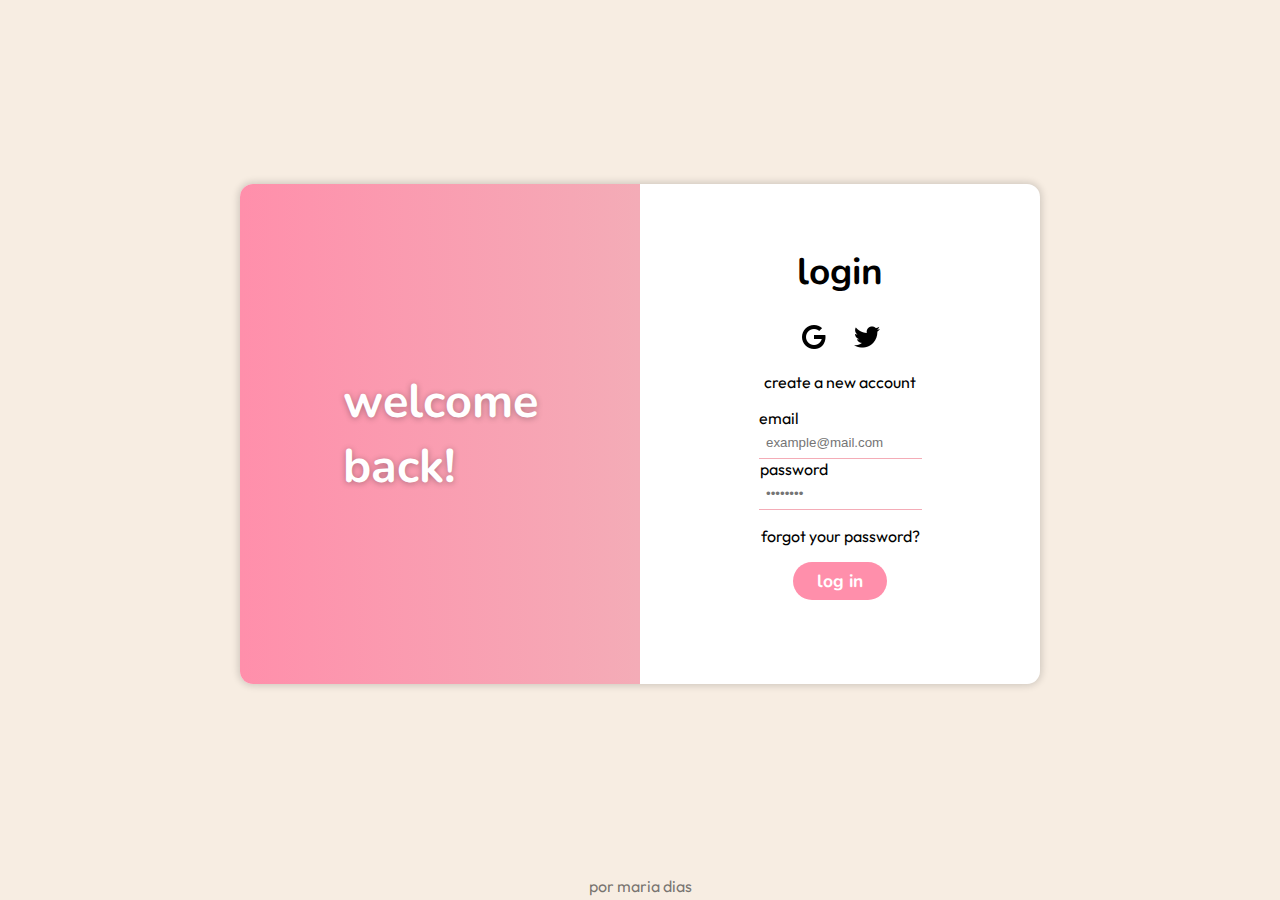
<file: index.html>
<!DOCTYPE html>
<html lang="en">
  <head>
    <meta charset="UTF-8" />
    <meta name="viewport" content="width=device-width, initial-scale=1.0" />
    <title>Login Project</title>
    <link rel="stylesheet" href="estilo/style.css" />
    <link rel="shortcut icon" href="img/favicon.png" type="favicon">
  </head>
  <body>
    <main>
      <div>
        <h1 class="welcome">
          welcome <br />
          back!
        </h1>
      </div>

      <div>
        <h1>login</h1>
        <img src="img/googlep.png" alt="icon from icon8" />
        <img src="img/twitterp.png" alt="icon from icon8" />

        <p><a href="#">create a new account</a></p>

        <label for="email">email</label>

        <br />

        <input
          type="email"
          id="email"
          name="email"
          placeholder="example@mail.com"
        />

        <br />

        <label for="password">password</label>

        <br />

        <input
          type="password"
          id="password"
          name="password"
          placeholder="••••••••"
        />

        <p><a href="#">forgot your password?</a></p>

        <p id="botao">log in</p>
      </div>
    </main>

    <footer>
      <p>por maria dias</p>
    </footer>
  </body>
</html>
</file>
<file: estilo/style.css>
@charset "UTF-8";

@import url('https://fonts.googleapis.com/css2?family=Nunito&family=Outfit:wght@300&display=swap');

:root {
    --cor1: #f7ede2;
    --cor2: #f4acb7;
    --cor3: #ff8fab;

    --fonte1: 'Nunito', sans-serif;
    --fonte2: 'Outfit', sans-serif;
}


body {
    display: flex;
    flex-direction: column;
    justify-content: center;
    height: 96vh;
    background-color: var(--cor1);

}

main {
    display: flex;
    flex-direction: row;
    background-color: white;
    font-family: var(--fonte2);
    background-size: 100% 100%;
    height: 500px;
    width: 800px;
    margin: auto;
    border-radius: 13px;
    box-shadow: 0px 0px 7px 2px rgba(0, 0, 0, 0.150); 
}

h1 {
    font-family: var(--fonte1);
    font-size: 37px;
}

div:nth-child(1) {
    display: flex;
    align-items: center;
    justify-content: center;
    height: 100%;
    width: 50%;
    background-image: linear-gradient(to left, var(--cor2), var(--cor3));
    border-radius: 13px 0px 0px 13px;
}

div:nth-child(2) {
    margin: auto;
    padding-top: 38px;
    text-align: center;
    height: 100%;
    width: 50%;
    font-family: var(--fonte2);
}


.welcome {
    font-size: 47px;
    color: white;
    text-shadow: 0px 1px 6px hsla(0, 0%, 0%, 0.300);
}

img {
    padding: 0px 10px;
}

label[for="email"] {
    padding: 10px 0px;
    margin-right: 122px;
}

label[for="password"] {
    padding: 10px 0px;
    margin-right: 92px;

}

input {
    width: 37%;
    border: 0;
    padding: 7.5px;
    border-bottom: 1px solid var(--cor2);
}


#botao {
    background-color: var(--cor3);
    color: white;
    font-family: var(--fonte1);
    font-size: 1.1em;
    font-weight: bolder;
    text-align: center;
    margin: auto;
    width: 20%;
    padding: 7px;
    border-radius: 30px;
}

#botao:hover {
    opacity: 80%;
}

a {
    text-decoration: none;
    color: black;
}

a:hover {
    text-decoration: underline;
    color: var(--cor3);
}

footer {
    font-family: var(--fonte2);
    color: #2c2c2ca1;
    text-align: center;
    height: 12px;
    width: 100%;
}
</file>
